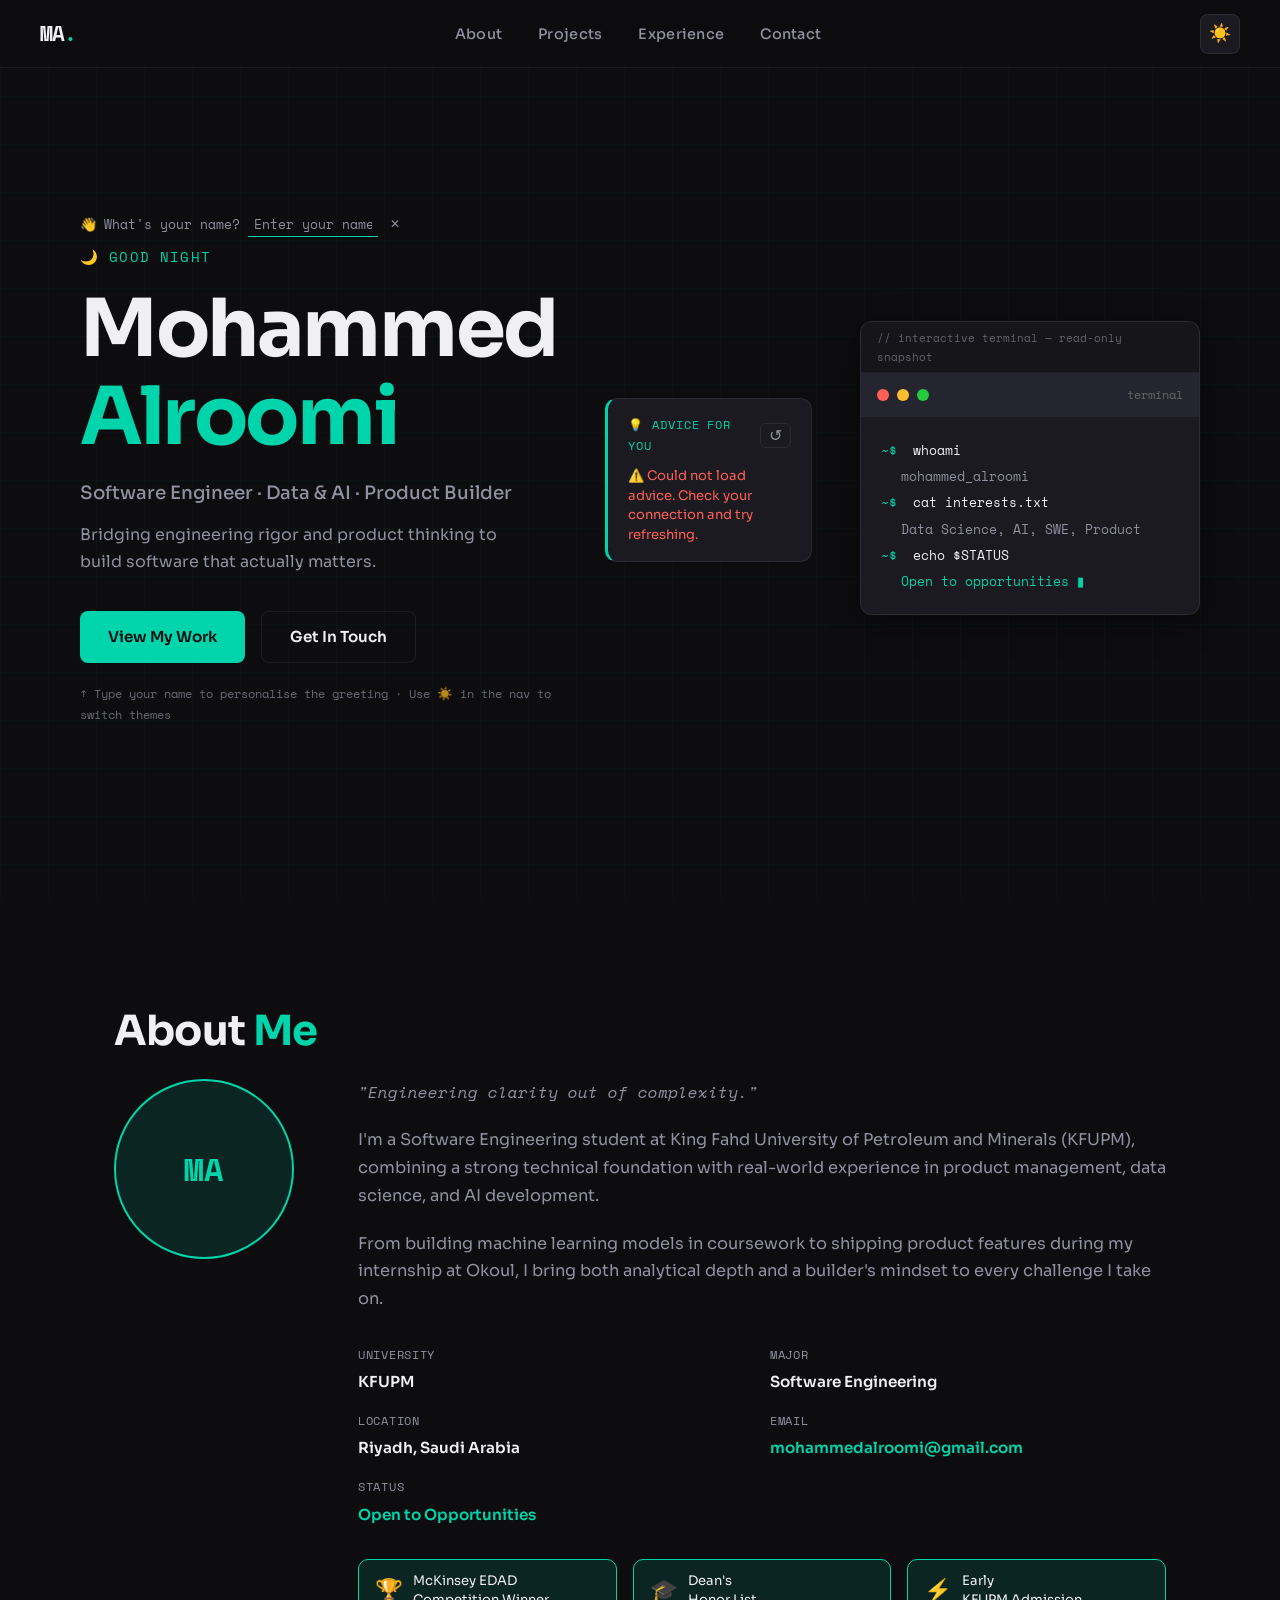
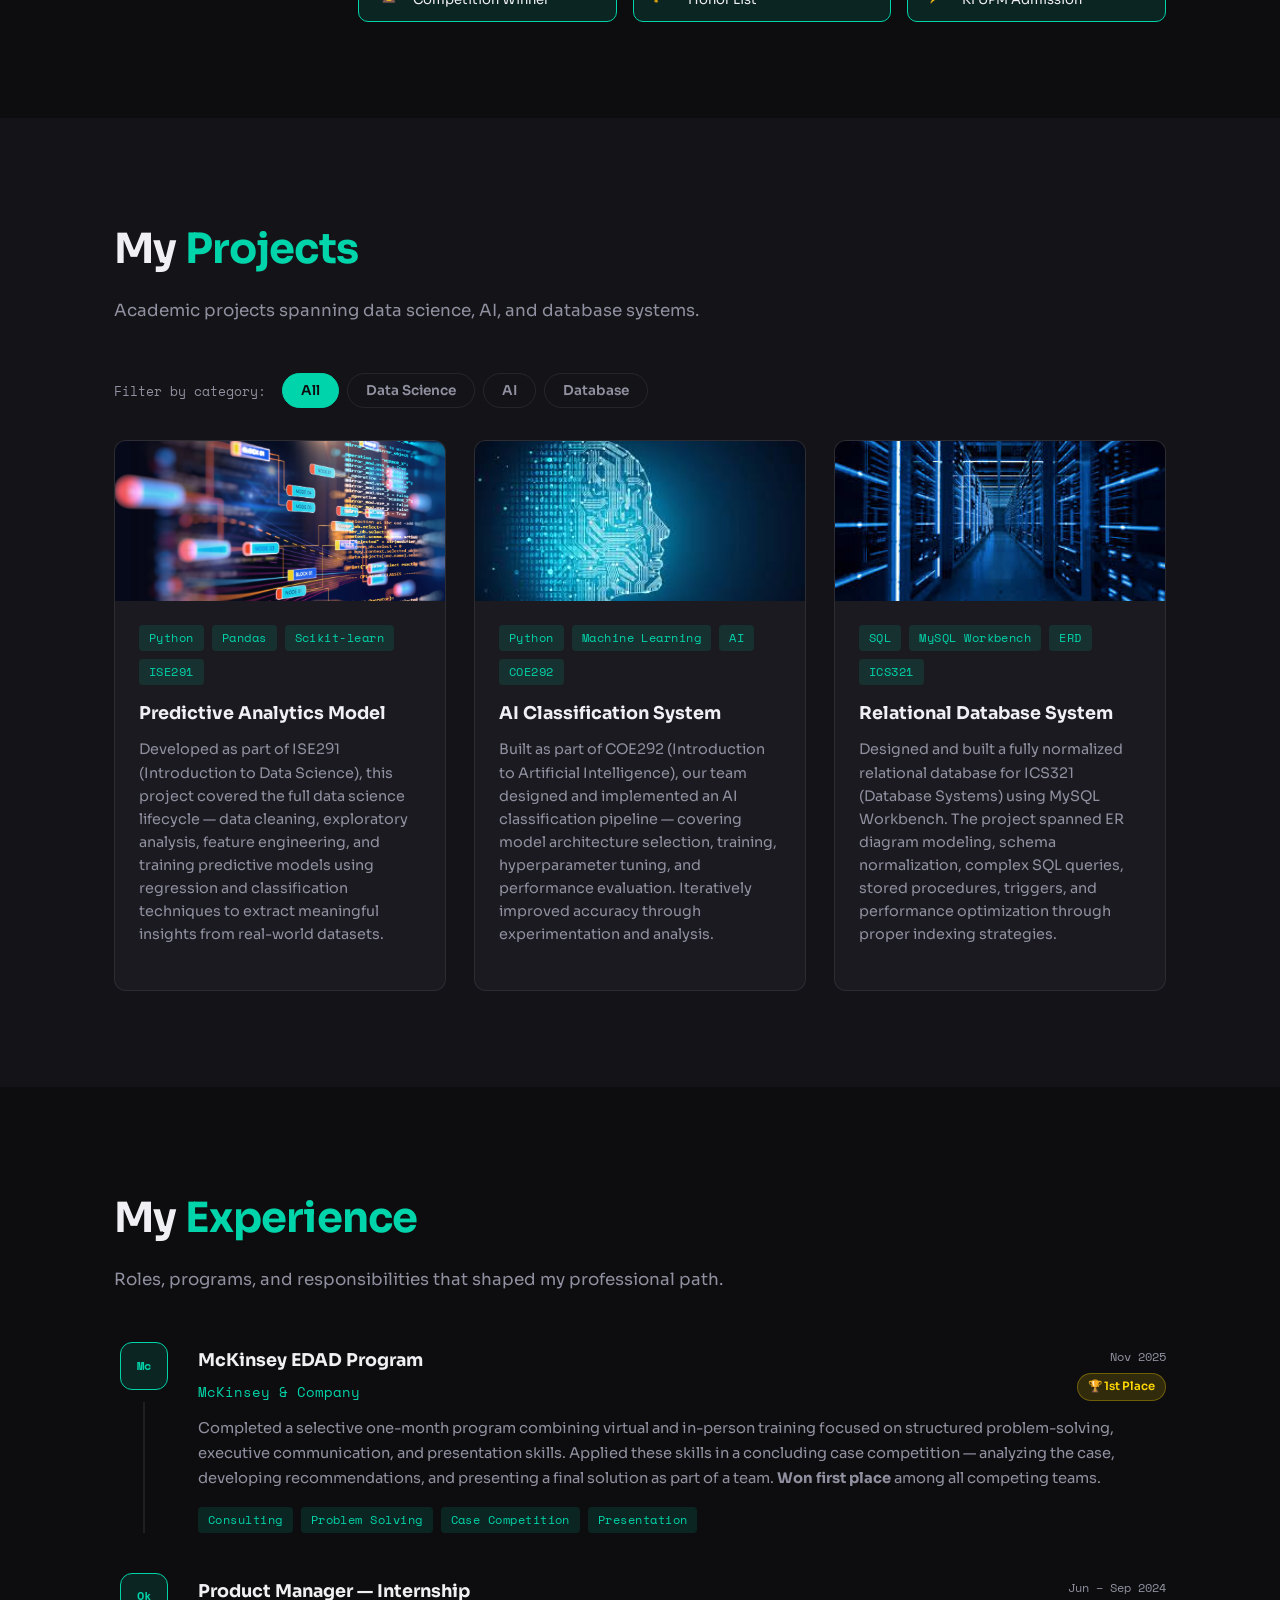
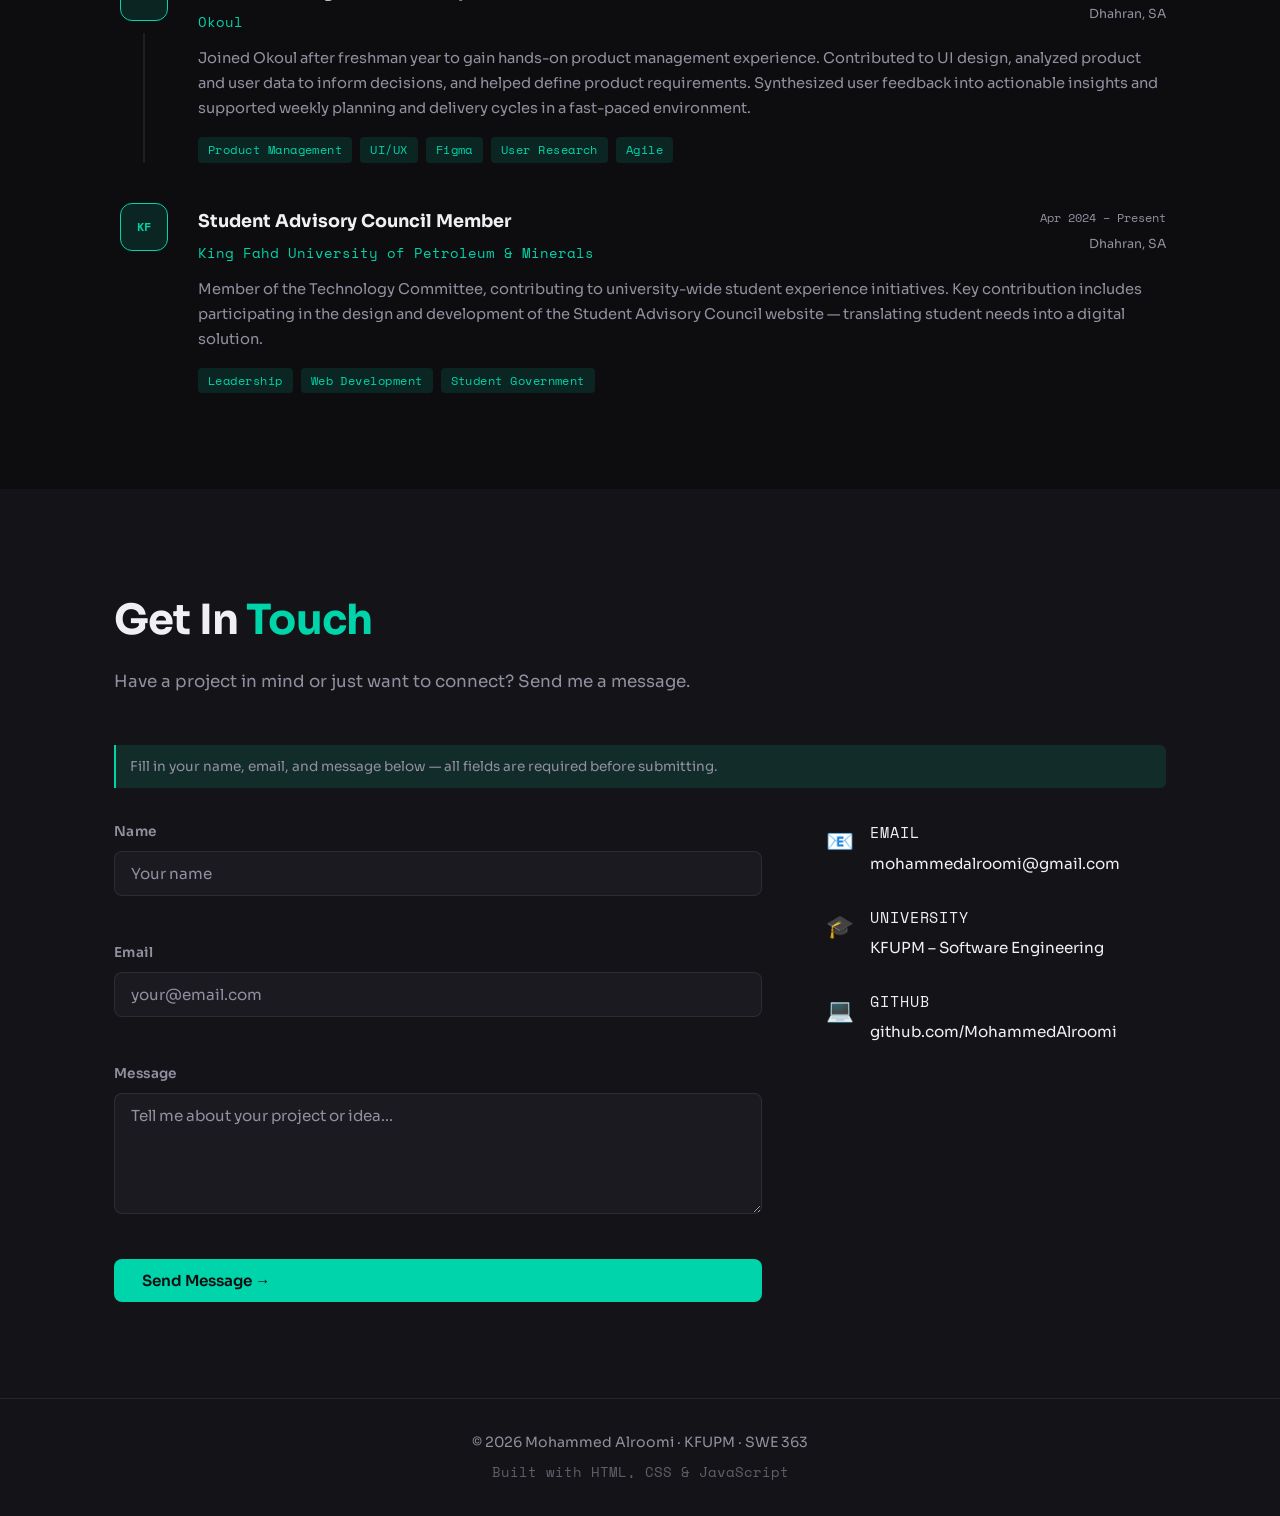
<file: index.html>
<!DOCTYPE html>
<html lang="en">
<head>
  <meta charset="UTF-8" />
  <meta name="viewport" content="width=device-width, initial-scale=1.0" />
  <title>Mohammed Alroomi | Portfolio</title>
  <link rel="stylesheet" href="css/styles.css" />
  <link rel="preconnect" href="https://fonts.googleapis.com" />
  <link rel="preconnect" href="https://fonts.gstatic.com" crossorigin />
  <link href="https://fonts.googleapis.com/css2?family=Space+Mono:wght@400;700&family=Sora:wght@300;400;600;700&display=swap" rel="stylesheet" />
</head>
<body class="dark-theme">

  <!-- ========== NAVBAR ========== -->
  <nav class="navbar" id="navbar">
    <div class="nav-logo">MA<span class="accent">.</span></div>
    <ul class="nav-links">
      <li><a href="#about">About</a></li>
      <li><a href="#projects">Projects</a></li>
      <li><a href="#experience">Experience</a></li>
      <li><a href="#contact">Contact</a></li>
    </ul>
    <!-- Click to switch between dark and light mode -->
    <button class="theme-toggle" id="themeToggle" aria-label="Toggle theme" title="Switch between dark and light mode">
      <span class="theme-icon">☀️</span>
    </button>
    <button class="hamburger" id="hamburger" aria-label="Open menu">
      <span></span><span></span><span></span>
    </button>
  </nav>

  <!-- ========== HERO ========== -->
  <section class="hero" id="hero">
    <div class="hero-bg-grid"></div>
    <div class="hero-content">
      <!-- FEATURE 1: Name input above greeting — type your name to personalise -->
      <div class="greeting-inline">
        <div class="greeting-input-row">
          <span class="greeting-input-label">👋 What's your name?</span>
          <input
            type="text"
            id="visitorName"
            class="greeting-name-input"
            placeholder="Enter your name…"
            maxlength="30"
            autocomplete="off"
            title="Type your name to personalise the greeting"
            aria-label="Enter your name to personalise the greeting"
          />
          <button class="greeting-clear" id="greetingClear" aria-label="Clear name" title="Clear saved name">✕</button>
        </div>
        <p class="hero-greeting" id="greeting">Good evening</p>
      </div>
      <h1 class="hero-name">Mohammed<br /><span class="accent">Alroomi</span></h1>
      <p class="hero-tagline">Software Engineer · Data &amp; AI · Product Builder</p>
      <p class="hero-sub">
        Bridging engineering rigor and product thinking to build software that actually matters.
      </p>
      <div class="hero-cta">
        <a href="#projects" class="btn btn-primary">View My Work</a>
        <a href="#contact" class="btn btn-outline">Get In Touch</a>
      </div>
      <p class="hero-hint">↑ Type your name to personalise the greeting · Use <span class="accent">☀️</span> in the nav to switch themes</p>
    </div>

    <!-- FEATURE 3: Advice API Widget
         Fetches a random piece of advice from api.adviceslip.com
         Shows a loading state, error message if fetch fails, and a refresh button. -->
    <div class="advice-widget" id="adviceWidget">
      <div class="advice-header">
        <span class="advice-label">💡 Advice for you</span>
        <button class="advice-refresh" id="adviceRefresh" aria-label="Get new advice" title="Get new advice">↺</button>
      </div>
      <p class="advice-text" id="adviceText">Loading advice…</p>
      <p class="advice-error" id="adviceError" hidden>⚠️ Could not load advice. Check your connection and try refreshing.</p>
    </div>

    <div class="hero-terminal">
      <div class="terminal-hint-label">// interactive terminal — read-only snapshot</div>
      <div class="terminal-bar">
        <span class="dot red"></span>
        <span class="dot yellow"></span>
        <span class="dot green"></span>
        <span class="terminal-title">terminal</span>
      </div>
      <div class="terminal-body">
        <p><span class="t-prompt">~$</span> whoami</p>
        <p class="t-output">mohammed_alroomi</p>
        <p><span class="t-prompt">~$</span> cat interests.txt</p>
        <p class="t-output">Data Science, AI, SWE, Product</p>
        <p><span class="t-prompt">~$</span> echo $STATUS</p>
        <p class="t-output t-blink">Open to opportunities ▮</p>
      </div>
    </div>
  </section>

  <!-- ========== ABOUT ========== -->
  <section class="section" id="about">
    <div class="container">
      <h2 class="section-title">About <span class="accent">Me</span></h2>
      <div class="about-grid">
        <div class="about-image-wrapper">
          <div class="about-image-placeholder"><span>MA</span></div>
        </div>
        <div class="about-text">
          <p class="about-tagline">"Engineering clarity out of complexity."</p>
          <p>
            I'm a Software Engineering student at King Fahd University of Petroleum and Minerals (KFUPM),
            combining a strong technical foundation with real-world experience in product management,
            data science, and AI development.
          </p>
          <p>
            From building machine learning models in coursework to shipping product features during my
            internship at Okoul, I bring both analytical depth and a builder's mindset to every challenge
            I take on.
          </p>
          <div class="about-details">
            <div class="detail-item">
              <span class="detail-label">University</span>
              <span class="detail-value">KFUPM</span>
            </div>
            <div class="detail-item">
              <span class="detail-label">Major</span>
              <span class="detail-value">Software Engineering</span>
            </div>
            <div class="detail-item">
              <span class="detail-label">Location</span>
              <span class="detail-value">Riyadh, Saudi Arabia</span>
            </div>
            <div class="detail-item">
              <span class="detail-label">Email</span>
              <span class="detail-value">
                <a href="mailto:mohammedalroomi@gmail.com">mohammedalroomi@gmail.com</a>
              </span>
            </div>
            <div class="detail-item">
              <span class="detail-label">Status</span>
              <span class="detail-value status-open">Open to Opportunities</span>
            </div>
          </div>
          <div class="achievements-strip">
            <div class="achievement-badge">
              <span class="badge-icon">🏆</span>
              <span>McKinsey EDAD<br/>Competition Winner</span>
            </div>
            <div class="achievement-badge">
              <span class="badge-icon">🎓</span>
              <span>Dean's<br/>Honor List</span>
            </div>
            <div class="achievement-badge">
              <span class="badge-icon">⚡</span>
              <span>Early<br/>KFUPM Admission</span>
            </div>
          </div>
        </div>
      </div>
    </div>
  </section>

  <!-- ========== PROJECTS ========== -->
  <section class="section section-alt" id="projects">
    <div class="container">
      <h2 class="section-title">My <span class="accent">Projects</span></h2>
      <p class="section-sub">Academic projects spanning data science, AI, and database systems.</p>

      <!-- FEATURE 2: Project Filter — click a category to show only matching projects -->
      <div class="filter-bar">
        <span class="filter-hint">Filter by category:</span>
        <div class="filter-buttons" role="group" aria-label="Filter projects by category">
          <button class="filter-btn active" data-filter="all">All</button>
          <button class="filter-btn" data-filter="data-science">Data Science</button>
          <button class="filter-btn" data-filter="ai">AI</button>
          <button class="filter-btn" data-filter="database">Database</button>
        </div>
      </div>
      <p class="empty-state" id="emptyState" hidden>No projects found for this category.</p>

      <div class="projects-grid" id="projectsGrid">

        <div class="project-card" data-category="data-science">
          <div class="project-image">
            <img src="assets/images/Project1.webp" alt="Data Science Project"
                 onerror="this.style.display='none'; this.nextElementSibling.style.display='flex';" />
            <div class="project-img-fallback"><span>📊</span></div>
          </div>
          <div class="project-body">
            <div class="project-tags">
              <span class="tag">Python</span>
              <span class="tag">Pandas</span>
              <span class="tag">Scikit-learn</span>
              <span class="tag">ISE291</span>
            </div>
            <h3 class="project-title">Predictive Analytics Model</h3>
            <p class="project-desc">
              Developed as part of ISE291 (Introduction to Data Science), this project covered
              the full data science lifecycle — data cleaning, exploratory analysis, feature engineering,
              and training predictive models using regression and classification techniques to extract
              meaningful insights from real-world datasets.
            </p>
          </div>
        </div>

        <div class="project-card" data-category="ai">
          <div class="project-image">
            <img src="assets/images/Project2.jpeg" alt="AI Project"
                 onerror="this.style.display='none'; this.nextElementSibling.style.display='flex';" />
            <div class="project-img-fallback"><span>🤖</span></div>
          </div>
          <div class="project-body">
            <div class="project-tags">
              <span class="tag">Python</span>
              <span class="tag">Machine Learning</span>
              <span class="tag">AI</span>
              <span class="tag">COE292</span>
            </div>
            <h3 class="project-title">AI Classification System</h3>
            <p class="project-desc">
              Built as part of COE292 (Introduction to Artificial Intelligence), our team designed
              and implemented an AI classification pipeline — covering model architecture selection,
              training, hyperparameter tuning, and performance evaluation. Iteratively improved accuracy
              through experimentation and analysis.
            </p>
          </div>
        </div>

        <div class="project-card" data-category="database">
          <div class="project-image">
            <img src="assets/images/Project3.jpeg" alt="Database Systems Project"
                 onerror="this.style.display='none'; this.nextElementSibling.style.display='flex';" />
            <div class="project-img-fallback"><span>🗄️</span></div>
          </div>
          <div class="project-body">
            <div class="project-tags">
              <span class="tag">SQL</span>
              <span class="tag">MySQL Workbench</span>
              <span class="tag">ERD</span>
              <span class="tag">ICS321</span>
            </div>
            <h3 class="project-title">Relational Database System</h3>
            <p class="project-desc">
              Designed and built a fully normalized relational database for ICS321 (Database Systems)
              using MySQL Workbench. The project spanned ER diagram modeling, schema normalization,
              complex SQL queries, stored procedures, triggers, and performance optimization
              through proper indexing strategies.
            </p>
          </div>
        </div>

      </div>
    </div>
  </section>

  <!-- ========== EXPERIENCE ========== -->
  <section class="section" id="experience">
    <div class="container">
      <h2 class="section-title">My <span class="accent">Experience</span></h2>
      <p class="section-sub">Roles, programs, and responsibilities that shaped my professional path.</p>
      <div class="experience-list">

        <div class="exp-card">
          <div class="exp-left">
            <div class="exp-logo">Mc</div>
            <div class="exp-line"></div>
          </div>
          <div class="exp-body">
            <div class="exp-header">
              <div>
                <h3 class="exp-role">McKinsey EDAD Program</h3>
                <p class="exp-company">McKinsey &amp; Company</p>
              </div>
              <div class="exp-meta">
                <span class="exp-date">Nov 2025</span>
                <span class="exp-badge win">🏆 1st Place</span>
              </div>
            </div>
            <p class="exp-desc">
              Completed a selective one-month program combining virtual and in-person training focused
              on structured problem-solving, executive communication, and presentation skills.
              Applied these skills in a concluding case competition — analyzing the case, developing
              recommendations, and presenting a final solution as part of a team.
              <strong>Won first place</strong> among all competing teams.
            </p>
            <div class="exp-tags">
              <span class="tag">Consulting</span>
              <span class="tag">Problem Solving</span>
              <span class="tag">Case Competition</span>
              <span class="tag">Presentation</span>
            </div>
          </div>
        </div>

        <div class="exp-card">
          <div class="exp-left">
            <div class="exp-logo">Ok</div>
            <div class="exp-line"></div>
          </div>
          <div class="exp-body">
            <div class="exp-header">
              <div>
                <h3 class="exp-role">Product Manager — Internship</h3>
                <p class="exp-company">Okoul</p>
              </div>
              <div class="exp-meta">
                <span class="exp-date">Jun – Sep 2024</span>
                <span class="exp-location">Dhahran, SA</span>
              </div>
            </div>
            <p class="exp-desc">
              Joined Okoul after freshman year to gain hands-on product management experience.
              Contributed to UI design, analyzed product and user data to inform decisions,
              and helped define product requirements. Synthesized user feedback into actionable
              insights and supported weekly planning and delivery cycles in a fast-paced environment.
            </p>
            <div class="exp-tags">
              <span class="tag">Product Management</span>
              <span class="tag">UI/UX</span>
              <span class="tag">Figma</span>
              <span class="tag">User Research</span>
              <span class="tag">Agile</span>
            </div>
          </div>
        </div>

        <div class="exp-card">
          <div class="exp-left">
            <div class="exp-logo">KF</div>
          </div>
          <div class="exp-body">
            <div class="exp-header">
              <div>
                <h3 class="exp-role">Student Advisory Council Member</h3>
                <p class="exp-company">King Fahd University of Petroleum &amp; Minerals</p>
              </div>
              <div class="exp-meta">
                <span class="exp-date">Apr 2024 – Present</span>
                <span class="exp-location">Dhahran, SA</span>
              </div>
            </div>
            <p class="exp-desc">
              Member of the Technology Committee, contributing to university-wide student experience
              initiatives. Key contribution includes participating in the design and development of
              the Student Advisory Council website — translating student needs into a digital solution.
            </p>
            <div class="exp-tags">
              <span class="tag">Leadership</span>
              <span class="tag">Web Development</span>
              <span class="tag">Student Government</span>
            </div>
          </div>
        </div>

      </div>
    </div>
  </section>

  <!-- ========== CONTACT ========== -->
  <section class="section section-alt" id="contact">
    <div class="container">
      <h2 class="section-title">Get In <span class="accent">Touch</span></h2>
      <p class="section-sub">Have a project in mind or just want to connect? Send me a message.</p>
      <p class="form-guide">Fill in your name, email, and message below — all fields are required before submitting.</p>
      <div class="contact-wrapper">
        <form class="contact-form" id="contactForm" novalidate>
          <div class="form-group">
            <label for="name">Name</label>
            <input type="text" id="name" name="name" placeholder="Your name" required />
            <span class="form-error" id="nameError"></span>
          </div>
          <div class="form-group">
            <label for="email">Email</label>
            <input type="email" id="email" name="email" placeholder="your@email.com" required />
            <span class="form-error" id="emailError"></span>
          </div>
          <div class="form-group">
            <label for="message">Message</label>
            <textarea id="message" name="message" rows="5"
              placeholder="Tell me about your project or idea..." required></textarea>
            <span class="form-error" id="messageError"></span>
          </div>
          <button type="submit" class="btn btn-primary">Send Message →</button>
          <div class="form-success" id="formSuccess">
            ✅ Message received! I'll get back to you soon.
          </div>
        </form>
        <div class="contact-info">
          <div class="contact-item">
            <span class="contact-icon">📧</span>
            <div>
              <p class="contact-label">Email</p>
              <a href="mailto:mohammedalroomi@gmail.com">mohammedalroomi@gmail.com</a>
            </div>
          </div>
          <div class="contact-item">
            <span class="contact-icon">🎓</span>
            <div>
              <p class="contact-label">University</p>
              <p>KFUPM – Software Engineering</p>
            </div>
          </div>
          <div class="contact-item">
            <span class="contact-icon">💻</span>
            <div>
              <p class="contact-label">GitHub</p>
              <a href="https://github.com/MohammedAlroomi" target="_blank" rel="noopener">github.com/MohammedAlroomi</a>
            </div>
          </div>
        </div>
      </div>
    </div>
  </section>

  <!-- ========== FOOTER ========== -->
  <footer class="footer">
    <p>© 2026 Mohammed Alroomi · KFUPM · SWE 363</p>
    <p class="footer-sub">Built with HTML, CSS &amp; JavaScript</p>
  </footer>

  <script src="js/script.js"></script>
</body>
</html>
</file>
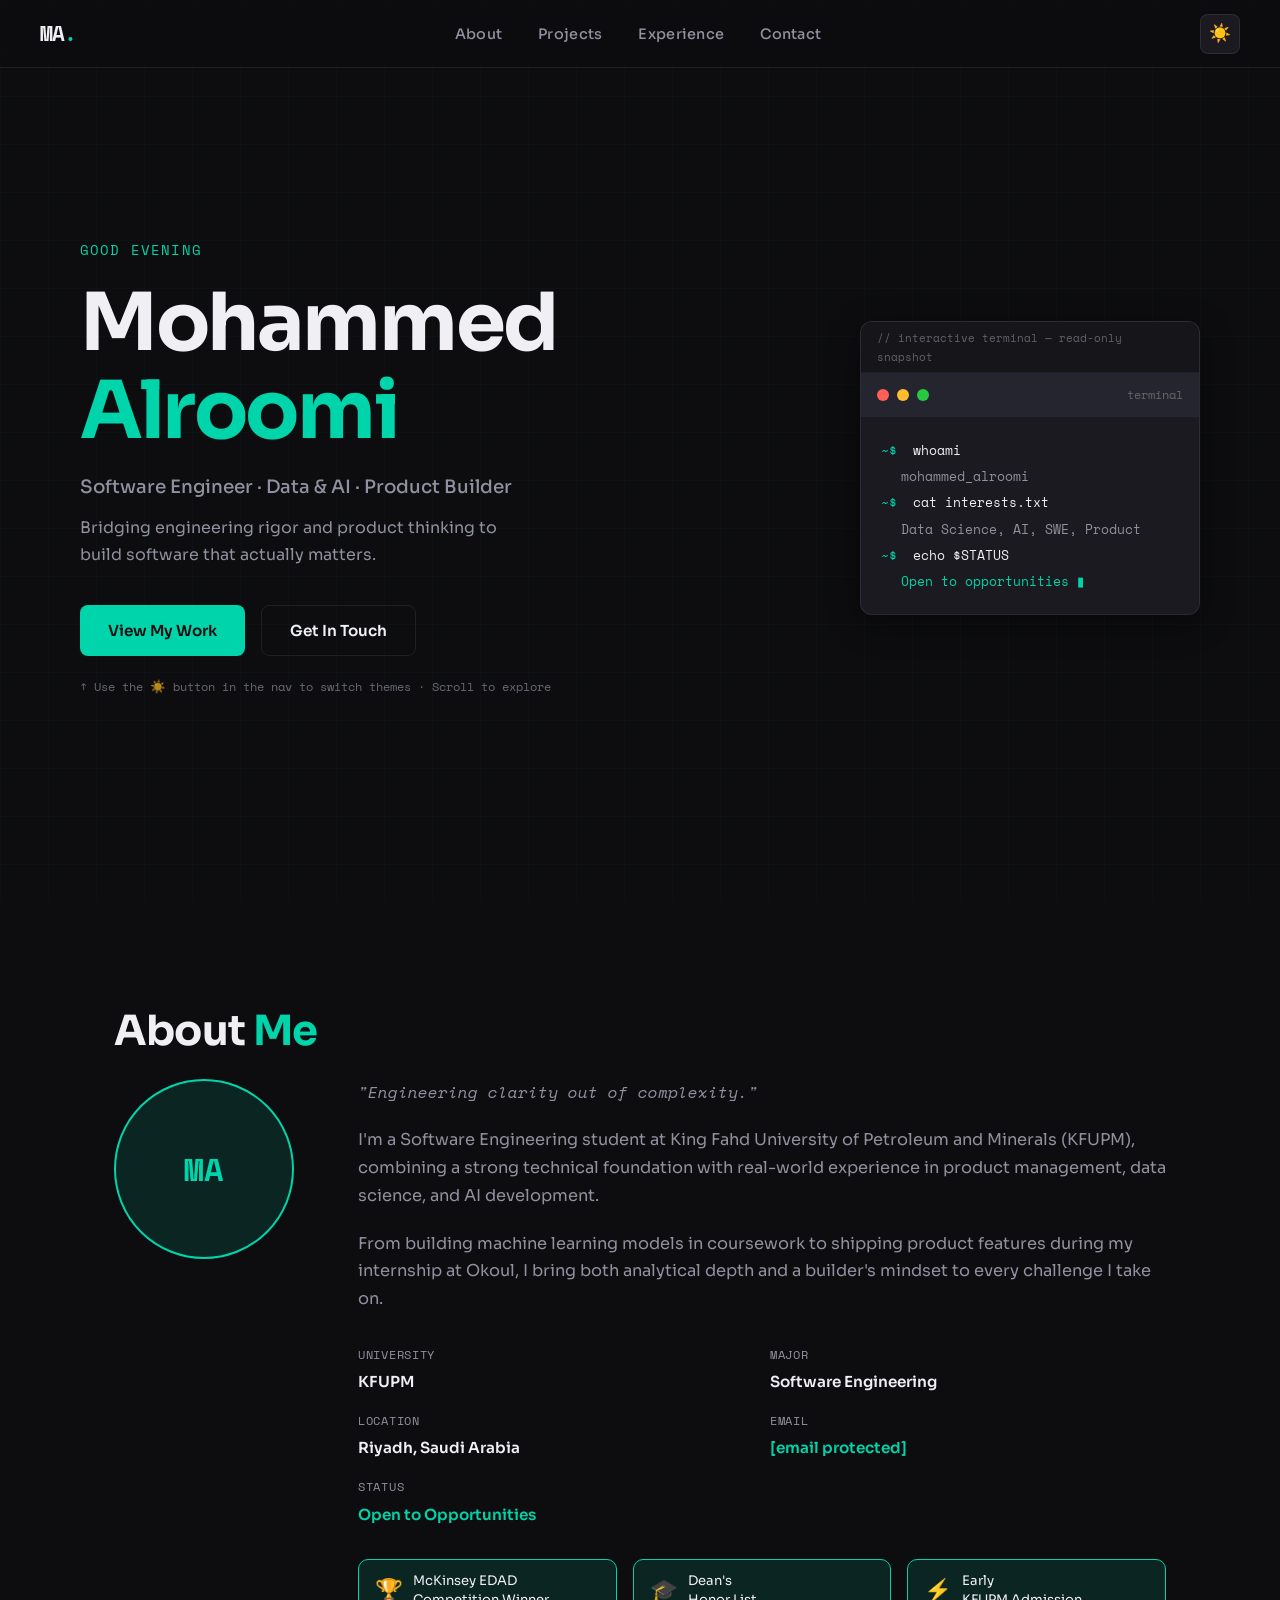
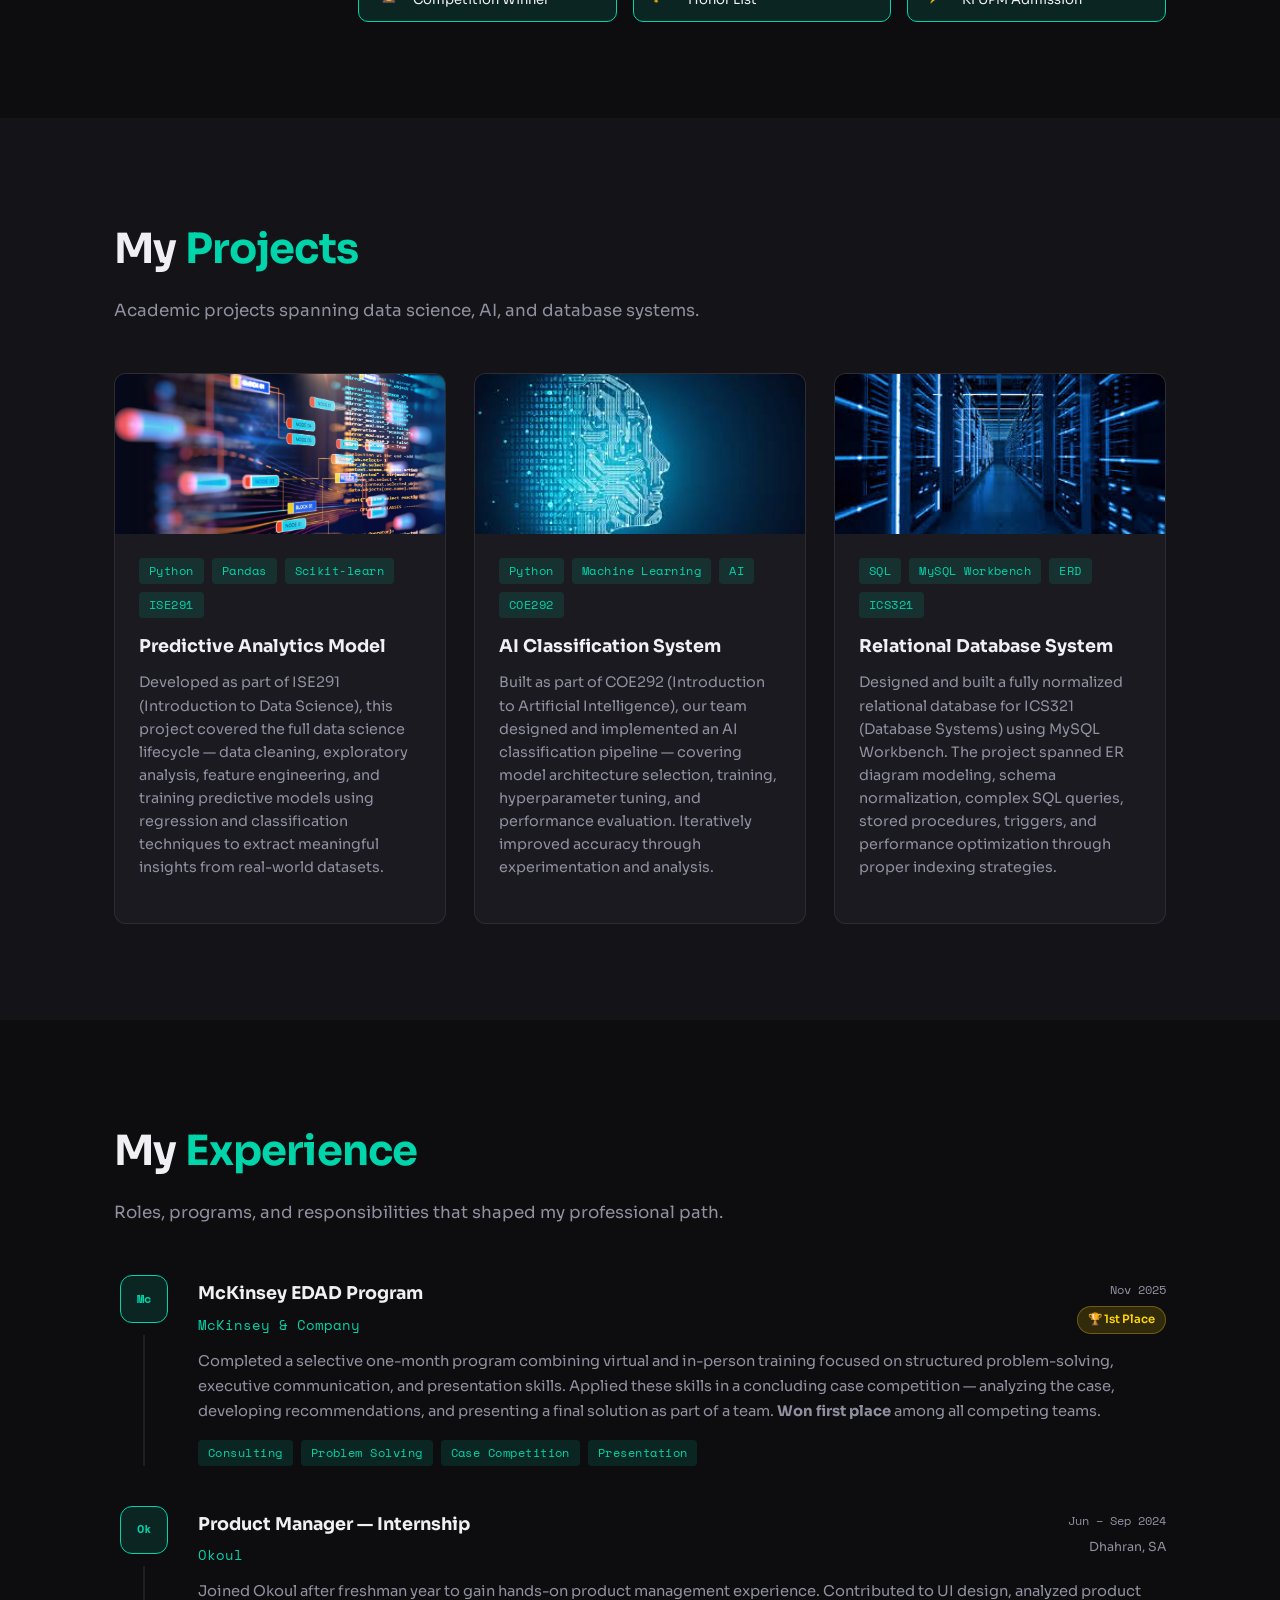
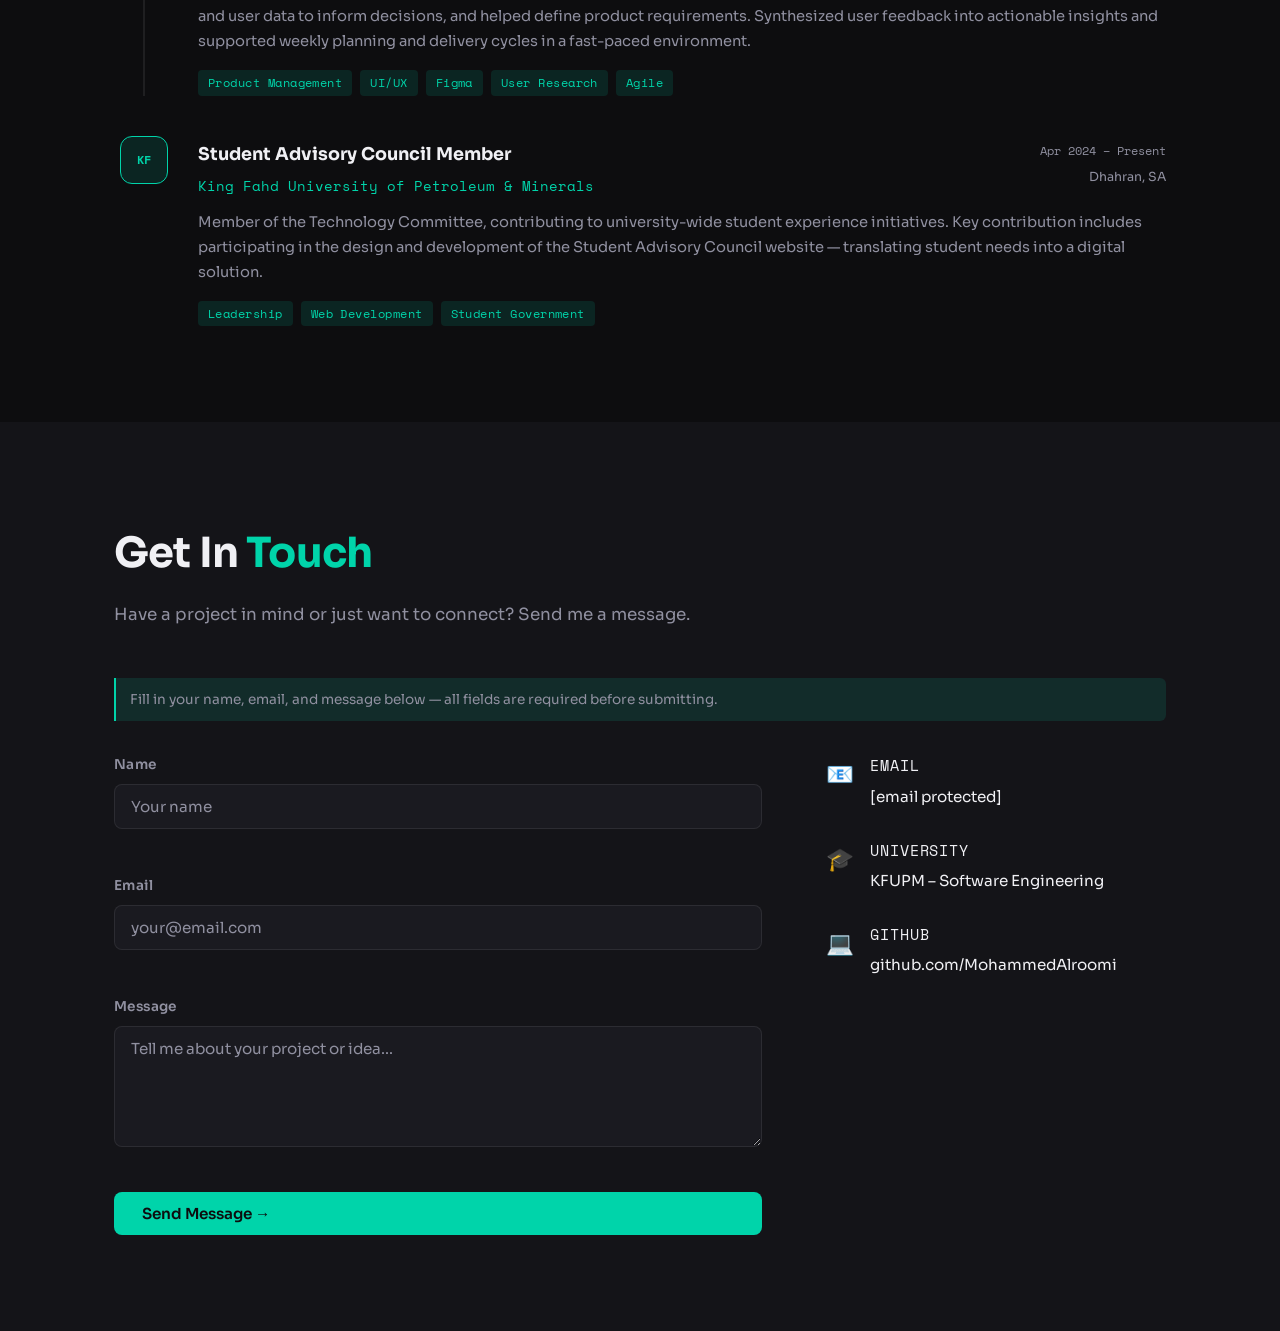
<file: index (6).html>
<!DOCTYPE html>
<html lang="en">
<head>
  <meta charset="UTF-8" />
  <meta name="viewport" content="width=device-width, initial-scale=1.0" />
  <title>Mohammed Alroomi | Portfolio</title>
  <link rel="stylesheet" href="css/styles.css" />
  <link rel="preconnect" href="https://fonts.googleapis.com" />
  <link rel="preconnect" href="https://fonts.gstatic.com" crossorigin />
  <link href="https://fonts.googleapis.com/css2?family=Space+Mono:wght@400;700&family=Sora:wght@300;400;600;700&display=swap" rel="stylesheet" />
</head>
<body class="dark-theme">

  <!-- ========== NAVBAR ========== -->
  <nav class="navbar" id="navbar">
    <div class="nav-logo">MA<span class="accent">.</span></div>
    <ul class="nav-links">
      <li><a href="#about">About</a></li>
      <li><a href="#projects">Projects</a></li>
      <li><a href="#experience">Experience</a></li>
      <li><a href="#contact">Contact</a></li>
    </ul>
    <button class="theme-toggle" id="themeToggle" aria-label="Toggle theme" title="Switch between dark and light mode">
      <span class="theme-icon">☀️</span>
    </button>
    <button class="hamburger" id="hamburger" aria-label="Open menu">
      <span></span><span></span><span></span>
    </button>
  </nav>

  <!-- ========== HERO ========== -->
  <section class="hero" id="hero">
    <div class="hero-bg-grid"></div>
    <div class="hero-content">
      <p class="hero-greeting" id="greeting">Good evening</p>
      <h1 class="hero-name">Mohammed<br /><span class="accent">Alroomi</span></h1>
      <p class="hero-tagline">Software Engineer · Data &amp; AI · Product Builder</p>
      <p class="hero-sub">
        Bridging engineering rigor and product thinking to build software that actually matters.
      </p>
      <div class="hero-cta">
        <a href="#projects" class="btn btn-primary">View My Work</a>
        <a href="#contact" class="btn btn-outline">Get In Touch</a>
      </div>
      <p class="hero-hint">↑ Use the <span class="accent">☀️</span> button in the nav to switch themes · Scroll to explore</p>
    </div>
    <div class="hero-terminal">
      <div class="terminal-hint-label">// interactive terminal — read-only snapshot</div>
      <div class="terminal-bar">
        <span class="dot red"></span>
        <span class="dot yellow"></span>
        <span class="dot green"></span>
        <span class="terminal-title">terminal</span>
      </div>
      <div class="terminal-body">
        <p><span class="t-prompt">~$</span> whoami</p>
        <p class="t-output">mohammed_alroomi</p>
        <p><span class="t-prompt">~$</span> cat interests.txt</p>
        <p class="t-output">Data Science, AI, SWE, Product</p>
        <p><span class="t-prompt">~$</span> echo $STATUS</p>
        <p class="t-output t-blink">Open to opportunities ▮</p>
      </div>
    </div>
  </section>

  <!-- ========== ABOUT ========== -->
  <section class="section" id="about">
    <div class="container">
      <h2 class="section-title">About <span class="accent">Me</span></h2>
      <div class="about-grid">
        <div class="about-image-wrapper">
          <div class="about-image-placeholder">
            <span>MA</span>
          </div>
          <!-- To add your photo, replace the div above with:
               <img src="assets/images/profile.jpg" alt="Mohammed Alroomi" /> -->
        </div>
        <div class="about-text">
          <p class="about-tagline">"Engineering clarity out of complexity."</p>
          <p>
            I'm a Software Engineering student at King Fahd University of Petroleum and Minerals (KFUPM),
            combining a strong technical foundation with real-world experience in product management,
            data science, and AI development.
          </p>
          <p>
            From building machine learning models in coursework to shipping product features during my
            internship at Okoul, I bring both analytical depth and a builder's mindset to every challenge
            I take on.
          </p>
          <div class="about-details">
            <div class="detail-item">
              <span class="detail-label">University</span>
              <span class="detail-value">KFUPM</span>
            </div>
            <div class="detail-item">
              <span class="detail-label">Major</span>
              <span class="detail-value">Software Engineering</span>
            </div>
            <div class="detail-item">
              <span class="detail-label">Location</span>
              <span class="detail-value">Riyadh, Saudi Arabia</span>
            </div>
            <div class="detail-item">
              <span class="detail-label">Email</span>
              <span class="detail-value">
                <a href="/cdn-cgi/l/email-protection#264b494e474b4b434247474a5449494b4f66414b474f4a0845494b"><span class="__cf_email__" data-cfemail="1f7270777e72727a7b7e7e736d707072765f78727e7673317c7072">[email&#160;protected]</span></a>
              </span>
            </div>
            <div class="detail-item">
              <span class="detail-label">Status</span>
              <span class="detail-value status-open">Open to Opportunities</span>
            </div>
          </div>

          <!-- Achievements strip -->
          <div class="achievements-strip">
            <div class="achievement-badge">
              <span class="badge-icon">🏆</span>
              <span>McKinsey EDAD<br/>Competition Winner</span>
            </div>
            <div class="achievement-badge">
              <span class="badge-icon">🎓</span>
              <span>Dean's<br/>Honor List</span>
            </div>
            <div class="achievement-badge">
              <span class="badge-icon">⚡</span>
              <span>Early<br/>KFUPM Admission</span>
            </div>
          </div>
        </div>
      </div>
    </div>
  </section>

  <!-- ========== PROJECTS ========== -->
  <section class="section section-alt" id="projects">
    <div class="container">
      <h2 class="section-title">My <span class="accent">Projects</span></h2>
      <p class="section-sub">Academic projects spanning data science, AI, and database systems.</p>
      <div class="projects-grid">

        <!-- Project 1: Data Science -->
        <div class="project-card">
          <div class="project-image">
            <img src="assets/images/Project1.webp" alt="Data Science Project"
                 onerror="this.style.display='none'; this.nextElementSibling.style.display='flex';" />
            <div class="project-img-fallback"><span>📊</span></div>
          </div>
          <div class="project-body">
            <div class="project-tags">
              <span class="tag">Python</span>
              <span class="tag">Pandas</span>
              <span class="tag">Scikit-learn</span>
              <span class="tag">ISE291</span>
            </div>
            <h3 class="project-title">Predictive Analytics Model</h3>
            <p class="project-desc">
              Developed as part of ISE291 (Introduction to Data Science), this project covered
              the full data science lifecycle — data cleaning, exploratory analysis, feature engineering,
              and training predictive models using regression and classification techniques to extract
              meaningful insights from real-world datasets.
            </p>
          </div>
        </div>

        <!-- Project 2: AI -->
        <div class="project-card">
          <div class="project-image">
            <img src="assets/images/Project2.jpeg" alt="AI Project"
                 onerror="this.style.display='none'; this.nextElementSibling.style.display='flex';" />
            <div class="project-img-fallback"><span>🤖</span></div>
          </div>
          <div class="project-body">
            <div class="project-tags">
              <span class="tag">Python</span>
              <span class="tag">Machine Learning</span>
              <span class="tag">AI</span>
              <span class="tag">COE292</span>
            </div>
            <h3 class="project-title">AI Classification System</h3>
            <p class="project-desc">
              Built as part of COE292 (Introduction to Artificial Intelligence), our team designed
              and implemented an AI classification pipeline — covering model architecture selection,
              training, hyperparameter tuning, and performance evaluation. Iteratively improved accuracy
              through experimentation and analysis.
            </p>
          </div>
        </div>

        <!-- Project 3: Database -->
        <div class="project-card">
          <div class="project-image">
            <img src="assets/images/Project3.jpeg" alt="Database Systems Project"
                 onerror="this.style.display='none'; this.nextElementSibling.style.display='flex';" />
            <div class="project-img-fallback"><span>🗄️</span></div>
          </div>
          <div class="project-body">
            <div class="project-tags">
              <span class="tag">SQL</span>
              <span class="tag">MySQL Workbench</span>
              <span class="tag">ERD</span>
              <span class="tag">ICS321</span>
            </div>
            <h3 class="project-title">Relational Database System</h3>
            <p class="project-desc">
              Designed and built a fully normalized relational database for ICS321 (Database Systems)
              using MySQL Workbench. The project spanned ER diagram modeling, schema normalization,
              complex SQL queries, stored procedures, triggers, and performance optimization
              through proper indexing strategies.
            </p>
          </div>
        </div>

      </div>
    </div>
  </section>

  <!-- ========== EXPERIENCE ========== -->
  <section class="section" id="experience">
    <div class="container">
      <h2 class="section-title">My <span class="accent">Experience</span></h2>
      <p class="section-sub">Roles, programs, and responsibilities that shaped my professional path.</p>
      <div class="experience-list">

        <!-- McKinsey -->
        <div class="exp-card">
          <div class="exp-left">
            <div class="exp-logo">Mc</div>
            <div class="exp-line"></div>
          </div>
          <div class="exp-body">
            <div class="exp-header">
              <div>
                <h3 class="exp-role">McKinsey EDAD Program</h3>
                <p class="exp-company">McKinsey &amp; Company</p>
              </div>
              <div class="exp-meta">
                <span class="exp-date">Nov 2025</span>
                <span class="exp-badge win">🏆 1st Place</span>
              </div>
            </div>
            <p class="exp-desc">
              Completed a selective one-month program combining virtual and in-person training focused
              on structured problem-solving, executive communication, and presentation skills.
              Applied these skills in a concluding case competition — analyzing the case, developing
              recommendations, and presenting a final solution as part of a team.
              <strong>Won first place</strong> among all competing teams.
            </p>
            <div class="exp-tags">
              <span class="tag">Consulting</span>
              <span class="tag">Problem Solving</span>
              <span class="tag">Case Competition</span>
              <span class="tag">Presentation</span>
            </div>
          </div>
        </div>

        <!-- Okoul -->
        <div class="exp-card">
          <div class="exp-left">
            <div class="exp-logo">Ok</div>
            <div class="exp-line"></div>
          </div>
          <div class="exp-body">
            <div class="exp-header">
              <div>
                <h3 class="exp-role">Product Manager — Internship</h3>
                <p class="exp-company">Okoul</p>
              </div>
              <div class="exp-meta">
                <span class="exp-date">Jun – Sep 2024</span>
                <span class="exp-location">Dhahran, SA</span>
              </div>
            </div>
            <p class="exp-desc">
              Joined Okoul after freshman year to gain hands-on product management experience.
              Contributed to UI design, analyzed product and user data to inform decisions,
              and helped define product requirements. Synthesized user feedback into actionable
              insights and supported weekly planning and delivery cycles in a fast-paced environment.
            </p>
            <div class="exp-tags">
              <span class="tag">Product Management</span>
              <span class="tag">UI/UX</span>
              <span class="tag">Figma</span>
              <span class="tag">User Research</span>
              <span class="tag">Agile</span>
            </div>
          </div>
        </div>

        <!-- SAC -->
        <div class="exp-card">
          <div class="exp-left">
            <div class="exp-logo">KF</div>
          </div>
          <div class="exp-body">
            <div class="exp-header">
              <div>
                <h3 class="exp-role">Student Advisory Council Member</h3>
                <p class="exp-company">King Fahd University of Petroleum &amp; Minerals</p>
              </div>
              <div class="exp-meta">
                <span class="exp-date">Apr 2024 – Present</span>
                <span class="exp-location">Dhahran, SA</span>
              </div>
            </div>
            <p class="exp-desc">
              Member of the Technology Committee, contributing to university-wide student experience
              initiatives. Key contribution includes participating in the design and development of
              the Student Advisory Council website — translating student needs into a digital solution.
            </p>
            <div class="exp-tags">
              <span class="tag">Leadership</span>
              <span class="tag">Web Development</span>
              <span class="tag">Student Government</span>
            </div>
          </div>
        </div>

      </div>
    </div>
  </section>

  <!-- ========== CONTACT ========== -->
  <section class="section section-alt" id="contact">
    <div class="container">
      <h2 class="section-title">Get In <span class="accent">Touch</span></h2>
      <p class="section-sub">Have a project in mind or just want to connect? Send me a message.</p>
      <p class="form-guide">Fill in your name, email, and message below — all fields are required before submitting.</p>
      <div class="contact-wrapper">
        <form class="contact-form" id="contactForm" novalidate>
          <div class="form-group">
            <label for="name">Name</label>
            <input type="text" id="name" name="name" placeholder="Your name" required />
            <span class="form-error" id="nameError"></span>
          </div>
          <div class="form-group">
            <label for="email">Email</label>
            <input type="email" id="email" name="email" placeholder="your@email.com" required />
            <span class="form-error" id="emailError"></span>
          </div>
          <div class="form-group">
            <label for="message">Message</label>
            <textarea id="message" name="message" rows="5"
              placeholder="Tell me about your project or idea..." required></textarea>
            <span class="form-error" id="messageError"></span>
          </div>
          <button type="submit" class="btn btn-primary">Send Message →</button>
          <div class="form-success" id="formSuccess">
            ✅ Message received! I'll get back to you soon.
          </div>
        </form>
        <div class="contact-info">
          <div class="contact-item">
            <span class="contact-icon">📧</span>
            <div>
              <p class="contact-label">Email</p>
              <a href="/cdn-cgi/l/email-protection#cca1a3a4ada1a1a9a8adada0bea3a3a1a58caba1ada5a0e2afa3a1"><span class="__cf_email__" data-cfemail="f29f9d9a939f9f979693939e809d9d9f9bb2959f939b9edc919d9f">[email&#160;protected]</span></a>
            </div>
          </div>
          <div class="contact-item">
            <span class="contact-icon">🎓</span>
            <div>
              <p class="contact-label">University</p>
              <p>KFUPM – Software Engineering</p>
            </div>
          </div>
          <div class="contact-item">
            <span class="contact-icon">💻</span>
            <div>
              <p class="contact-label">GitHub</p>
              <a href="https://github.com/MohammedAlroomi" target="_blank">github.com/MohammedAlroomi</a>
            </div>
          </div>
        </div>
      </div>
    </div>
  </section>

  <!-- ========== FOOT
</file>
<file: css/styles.css>
/* ==========================================
   styles.css – Mohammed Alroomi Portfolio
   SWE 363 | KFUPM | 2026
   ========================================== */

/* ---------- CSS Custom Properties ---------- */
:root {
  --bg-primary: #0d0d0f;
  --bg-secondary: #141418;
  --bg-card: #1a1a20;
  --text-primary: #f0f0f4;
  --text-secondary: #9090a0;
  --accent: #00d4aa;
  --accent-dim: rgba(0, 212, 170, 0.12);
  --border: rgba(255, 255, 255, 0.08);
  --shadow: 0 8px 32px rgba(0, 0, 0, 0.4);
  --radius: 12px;
  --font-body: 'Sora', sans-serif;
  --font-mono: 'Space Mono', monospace;
  --nav-height: 68px;
  --transition: 0.3s ease;
}

/* Light theme overrides */
.light-theme {
  --bg-primary: #f4f4f8;
  --bg-secondary: #ffffff;
  --bg-card: #ffffff;
  --text-primary: #12121a;
  --text-secondary: #5a5a6a;
  --accent: #007a60;
  --accent-dim: rgba(0, 122, 96, 0.1);
  --border: rgba(0, 0, 0, 0.08);
  --shadow: 0 8px 32px rgba(0, 0, 0, 0.1);
}

/* ---------- Reset & Base ---------- */
*, *::before, *::after {
  margin: 0;
  padding: 0;
  box-sizing: border-box;
}

html {
  scroll-behavior: smooth;
  font-size: 16px;
}

body {
  font-family: var(--font-body);
  background-color: var(--bg-primary);
  color: var(--text-primary);
  line-height: 1.7;
  transition: background-color var(--transition), color var(--transition);
}

a {
  color: var(--accent);
  text-decoration: none;
  transition: opacity var(--transition);
}

a:hover { opacity: 0.8; }

img {
  max-width: 100%;
  display: block;
}

ul { list-style: none; }

/* ---------- Utility ---------- */
.container {
  max-width: 1100px;
  margin: 0 auto;
  padding: 0 24px;
}

.accent { color: var(--accent); }

.section {
  padding: 96px 0;
}

.section-alt {
  background-color: var(--bg-secondary);
}

.section-title {
  font-size: clamp(1.8rem, 4vw, 2.6rem);
  font-weight: 700;
  margin-bottom: 12px;
  letter-spacing: -0.02em;
}

.section-sub {
  color: var(--text-secondary);
  font-size: 1.05rem;
  margin-bottom: 48px;
}

/* ---------- Buttons ---------- */
.btn {
  display: inline-flex;
  align-items: center;
  gap: 8px;
  padding: 12px 28px;
  border-radius: 8px;
  font-family: var(--font-body);
  font-size: 0.95rem;
  font-weight: 600;
  cursor: pointer;
  border: none;
  transition: all var(--transition);
  text-decoration: none;
}

.btn-primary {
  background-color: var(--accent);
  color: #0d0d0f;
}

.btn-primary:hover {
  opacity: 0.9;
  transform: translateY(-2px);
  box-shadow: 0 6px 24px rgba(0, 212, 170, 0.3);
}

.btn-outline {
  background: transparent;
  color: var(--text-primary);
  border: 1.5px solid var(--border);
}

.btn-outline:hover {
  border-color: var(--accent);
  color: var(--accent);
  transform: translateY(-2px);
}


/* ---------- Navbar ---------- */
.navbar {
  position: fixed;
  top: 0;
  left: 0;
  right: 0;
  z-index: 1000;
  height: var(--nav-height);
  display: flex;
  align-items: center;
  justify-content: space-between;
  padding: 0 40px;
  background-color: rgba(13, 13, 15, 0.85);
  backdrop-filter: blur(12px);
  border-bottom: 1px solid var(--border);
  transition: background-color var(--transition);
}

.light-theme .navbar {
  background-color: rgba(244, 244, 248, 0.85);
}

.nav-logo {
  font-family: var(--font-mono);
  font-size: 1.3rem;
  font-weight: 700;
  color: var(--text-primary);
  letter-spacing: -1px;
}

.nav-links {
  display: flex;
  gap: 36px;
}

.nav-links a {
  font-size: 0.9rem;
  font-weight: 500;
  color: var(--text-secondary);
  letter-spacing: 0.02em;
  transition: color var(--transition);
}

.nav-links a:hover {
  color: var(--text-primary);
  opacity: 1;
}

.theme-toggle {
  background: var(--bg-card);
  border: 1px solid var(--border);
  border-radius: 8px;
  width: 40px;
  height: 40px;
  cursor: pointer;
  display: flex;
  align-items: center;
  justify-content: center;
  font-size: 1.1rem;
  transition: all var(--transition);
}

.theme-toggle:hover {
  border-color: var(--accent);
  transform: scale(1.05);
}

.hamburger {
  display: none;
  flex-direction: column;
  gap: 5px;
  background: none;
  border: none;
  cursor: pointer;
  padding: 4px;
}

.hamburger span {
  display: block;
  width: 24px;
  height: 2px;
  background: var(--text-primary);
  border-radius: 2px;
  transition: all var(--transition);
}

/* ---------- Hero ---------- */
.hero {
  min-height: 100vh;
  display: flex;
  align-items: center;
  justify-content: space-between;
  gap: 48px;
  padding: calc(var(--nav-height) + 48px) 40px 80px;
  max-width: 1200px;
  margin: 0 auto;
  position: relative;
}

/* Subtle grid background */
.hero-bg-grid {
  position: fixed;
  inset: 0;
  z-index: -1;
  background-image:
    linear-gradient(rgba(0, 212, 170, 0.03) 1px, transparent 1px),
    linear-gradient(90deg, rgba(0, 212, 170, 0.03) 1px, transparent 1px);
  background-size: 48px 48px;
  pointer-events: none;
}

.hero-content {
  flex: 1;
  max-width: 560px;
}

.hero-greeting {
  font-family: var(--font-mono);
  font-size: 0.9rem;
  color: var(--accent);
  margin-bottom: 16px;
  letter-spacing: 0.08em;
  text-transform: uppercase;
}

.hero-name {
  font-size: clamp(2.8rem, 7vw, 5rem);
  font-weight: 700;
  line-height: 1.1;
  letter-spacing: -0.03em;
  margin-bottom: 16px;
}

.hero-tagline {
  font-size: 1.15rem;
  color: var(--text-secondary);
  margin-bottom: 12px;
  font-weight: 500;
}

.hero-sub {
  font-size: 1rem;
  color: var(--text-secondary);
  margin-bottom: 36px;
  max-width: 420px;
}

.hero-cta {
  display: flex;
  gap: 16px;
  flex-wrap: wrap;
}

/* Terminal widget */
.hero-terminal {
  flex: 0 0 340px;
  background: var(--bg-card);
  border: 1px solid var(--border);
  border-radius: var(--radius);
  overflow: hidden;
  box-shadow: var(--shadow);
  font-family: var(--font-mono);
}

.terminal-bar {
  background: #252530;
  padding: 12px 16px;
  display: flex;
  align-items: center;
  gap: 8px;
}

.dot {
  width: 12px;
  height: 12px;
  border-radius: 50%;
}
.dot.red    { background: #ff5f56; }
.dot.yellow { background: #ffbd2e; }
.dot.green  { background: #27c93f; }

.terminal-title {
  font-size: 0.75rem;
  color: #666;
  margin-left: auto;
}

.terminal-body {
  padding: 20px;
  font-size: 0.82rem;
  line-height: 2;
}

.t-prompt {
  color: var(--accent);
  margin-right: 8px;
}

.t-output {
  color: var(--text-secondary);
  padding-left: 20px;
}

.t-blink {
  color: var(--accent);
}

.t-blink::after {
  content: '';
  animation: blink 1s step-end infinite;
}

@keyframes blink {
  0%, 100% { opacity: 1; }
  50%       { opacity: 0; }
}

/* ---------- About ---------- */
.about-grid {
  display: grid;
  grid-template-columns: auto 1fr;
  gap: 64px;
  align-items: start;
}

.about-image-wrapper {
  flex-shrink: 0;
}

.about-image-placeholder {
  width: 180px;
  height: 180px;
  border-radius: 50%;
  background: var(--accent-dim);
  border: 2px solid var(--accent);
  display: flex;
  align-items: center;
  justify-content: center;
  font-family: var(--font-mono);
  font-size: 2rem;
  font-weight: 700;
  color: var(--accent);
}

.about-text p {
  color: var(--text-secondary);
  margin-bottom: 20px;
  font-size: 1.02rem;
}

.about-details {
  display: grid;
  grid-template-columns: 1fr 1fr;
  gap: 16px;
  margin-top: 32px;
}

.detail-item {
  display: flex;
  flex-direction: column;
  gap: 4px;
}

.detail-label {
  font-size: 0.75rem;
  font-family: var(--font-mono);
  color: var(--text-secondary);
  text-transform: uppercase;
  letter-spacing: 0.06em;
}

.detail-value {
  font-size: 0.95rem;
  font-weight: 600;
  color: var(--text-primary);
}

.status-open {
  color: var(--accent);
}

/* ---------- Projects ---------- */
.projects-grid {
  display: grid;
  grid-template-columns: repeat(auto-fit, minmax(300px, 1fr));
  gap: 28px;
}

.project-card {
  background: var(--bg-card);
  border: 1px solid var(--border);
  border-radius: var(--radius);
  overflow: hidden;
  transition: transform var(--transition), box-shadow var(--transition), border-color var(--transition);
}

.project-card:hover {
  transform: translateY(-4px);
  box-shadow: var(--shadow);
  border-color: var(--accent);
}

.project-image {
  height: 160px;
  background: var(--bg-secondary);
  overflow: hidden;
  position: relative;
}

.project-image img {
  width: 100%;
  height: 100%;
  object-fit: cover;
  transition: transform var(--transition);
}

.project-card:hover .project-image img {
  transform: scale(1.04);
}

.project-img-fallback {
  display: flex;
  align-items: center;
  justify-content: center;
  width: 100%;
  height: 100%;
  font-size: 2.8rem;
  background: var(--accent-dim);
}

.project-body {
  padding: 24px;
}

.project-tags {
  display: flex;
  flex-wrap: wrap;
  gap: 8px;
  margin-bottom: 14px;
}

.tag {
  font-family: var(--font-mono);
  font-size: 0.72rem;
  padding: 3px 10px;
  border-radius: 4px;
  background: var(--accent-dim);
  color: var(--accent);
  letter-spacing: 0.04em;
}

.project-title {
  font-size: 1.1rem;
  font-weight: 700;
  margin-bottom: 10px;
  color: var(--text-primary);
}

.project-desc {
  font-size: 0.9rem;
  color: var(--text-secondary);
  margin-bottom: 20px;
  line-height: 1.6;
}

/* ---------- UX Guidance Hints ---------- */
.hero-hint {
  font-size: 0.78rem;
  color: var(--text-secondary);
  margin-top: 20px;
  font-family: var(--font-mono);
  opacity: 0.7;
}

.terminal-hint-label {
  font-family: var(--font-mono);
  font-size: 0.7rem;
  color: var(--text-secondary);
  background: var(--bg-secondary);
  padding: 6px 16px;
  border-bottom: 1px solid var(--border);
  opacity: 0.6;
}

.form-guide {
  font-size: 0.85rem;
  color: var(--text-secondary);
  margin-bottom: 28px;
  padding: 10px 14px;
  border-left: 2px solid var(--accent);
  background: var(--accent-dim);
  border-radius: 0 6px 6px 0;
}

/* ---------- Contact ---------- */
.contact-wrapper {
  display: grid;
  grid-template-columns: 1fr 340px;
  gap: 64px;
  align-items: start;
}

.contact-form {
  display: flex;
  flex-direction: column;
  gap: 24px;
}

.form-group {
  display: flex;
  flex-direction: column;
  gap: 8px;
}

.form-group label {
  font-size: 0.85rem;
  font-weight: 600;
  color: var(--text-secondary);
  letter-spacing: 0.03em;
}

.form-group input,
.form-group textarea {
  background: var(--bg-card);
  border: 1px solid var(--border);
  border-radius: 8px;
  padding: 12px 16px;
  font-family: var(--font-body);
  font-size: 0.95rem;
  color: var(--text-primary);
  transition: border-color var(--transition);
  resize: vertical;
}

.form-group input:focus,
.form-group textarea:focus {
  outline: none;
  border-color: var(--accent);
}

.form-group input::placeholder,
.form-group textarea::placeholder {
  color: var(--text-secondary);
}

.form-error {
  font-size: 0.8rem;
  color: #ff5f56;
  min-height: 1em;
}

.form-success {
  display: none;
  background: var(--accent-dim);
  border: 1px solid var(--accent);
  border-radius: 8px;
  padding: 14px 18px;
  font-size: 0.92rem;
  color: var(--accent);
}

.form-success.visible {
  display: block;
}

.contact-info {
  display: flex;
  flex-direction: column;
  gap: 28px;
}

.contact-item {
  display: flex;
  align-items: flex-start;
  gap: 16px;
}

.contact-icon {
  font-size: 1.4rem;
  flex-shrink: 0;
  margin-top: 2px;
}

.contact-label {
  font-size: 0.75rem;
  font-family: var(--font-mono);
  color: var(--text-secondary);
  text-transform: uppercase;
  letter-spacing: 0.06em;
  margin-bottom: 4px;
}

.contact-item p, .contact-item a {
  font-size: 0.95rem;
  color: var(--text-primary);
  word-break: break-all;
}

/* ---------- Footer ---------- */
.footer {
  background: var(--bg-secondary);
  border-top: 1px solid var(--border);
  padding: 32px 0;
  text-align: center;
}

.footer p {
  font-size: 0.88rem;
  color: var(--text-secondary);
}

.footer-sub {
  font-family: var(--font-mono);
  font-size: 0.75rem;
  margin-top: 6px;
  opacity: 0.6;
}


/* ── Feature 1: Inline Greeting Input (sits beside greeting text) ── */
.greeting-inline {
  display: flex;
  flex-direction: column;
  gap: 8px;
  margin-bottom: 16px;
}

.greeting-input-row {
  display: flex;
  align-items: center;
  gap: 8px;
}

.greeting-input-label {
  font-family: var(--font-mono);
  font-size: 0.82rem;
  color: var(--text-secondary);
  white-space: nowrap;
}

/* Greeting text below the input row */
.greeting-inline .hero-greeting {
  margin-bottom: 0;
}

.greeting-name-input {
  background: transparent;
  border: none;
  border-bottom: 1.5px solid var(--accent);
  border-radius: 0;
  padding: 2px 6px;
  font-family: var(--font-mono);
  font-size: 0.9rem;
  color: var(--accent);
  width: 130px;
  letter-spacing: 0.06em;
  text-transform: uppercase;
  transition: border-color var(--transition), width var(--transition);
}

.greeting-name-input:focus {
  outline: none;
  width: 170px;
}

.greeting-name-input::placeholder {
  color: var(--text-secondary);
  text-transform: none;
  font-size: 0.82rem;
  letter-spacing: 0;
}

.greeting-clear {
  background: none;
  border: none;
  color: var(--text-secondary);
  font-size: 0.78rem;
  padding: 2px 4px;
  cursor: pointer;
  transition: color var(--transition);
  flex-shrink: 0;
}

.greeting-clear:hover {
  color: #ff5f56;
}

/* ── Feature 3: Advice API Widget ── */
.advice-widget {
  background: var(--bg-card);
  border: 1px solid var(--border);
  border-left: 3px solid var(--accent);
  border-radius: var(--radius);
  padding: 16px 20px;
  max-width: 420px;
  margin-top: 24px;
}

.advice-header {
  display: flex;
  align-items: center;
  justify-content: space-between;
  margin-bottom: 10px;
}

.advice-label {
  font-family: var(--font-mono);
  font-size: 0.75rem;
  color: var(--accent);
  text-transform: uppercase;
  letter-spacing: 0.08em;
}

.advice-refresh {
  background: none;
  border: 1px solid var(--border);
  border-radius: 6px;
  color: var(--text-secondary);
  font-size: 1rem;
  padding: 2px 8px;
  cursor: pointer;
  transition: all var(--transition);
}

.advice-refresh:hover {
  border-color: var(--accent);
  color: var(--accent);
  transform: rotate(90deg);
}

.advice-text {
  font-size: 0.88rem;
  color: var(--text-secondary);
  line-height: 1.6;
  font-style: italic;
  transition: opacity 0.3s ease;
}

.advice-error {
  font-size: 0.82rem;
  color: #ff5f56;
  line-height: 1.5;
}

/* ── Feature 2: Project Filter Bar ── */
.filter-bar {
  display: flex;
  align-items: center;
  gap: 16px;
  flex-wrap: wrap;
  margin-bottom: 32px;
}

.filter-hint {
  font-size: 0.82rem;
  font-family: var(--font-mono);
  color: var(--text-secondary);
  white-space: nowrap;
}

.filter-buttons {
  display: flex;
  gap: 8px;
  flex-wrap: wrap;
}

.filter-btn {
  padding: 8px 18px;
  border-radius: 20px;
  border: 1px solid var(--border);
  background: transparent;
  font-family: var(--font-body);
  font-size: 0.85rem;
  font-weight: 600;
  color: var(--text-secondary);
  cursor: pointer;
  transition: all var(--transition);
}

.filter-btn:hover {
  border-color: var(--accent);
  color: var(--accent);
}

.filter-btn.active {
  background: var(--accent);
  border-color: var(--accent);
  color: #0d0d0f;
}

/* Hidden project card during filtering */
.project-card.hidden {
  display: none;
}

/* Empty state message */
.empty-state {
  text-align: center;
  padding: 48px 24px;
  color: var(--text-secondary);
  font-size: 0.95rem;
  font-family: var(--font-mono);
}

/* UX guidance hint */
.form-guide {
  font-size: 0.85rem;
  color: var(--text-secondary);
  margin-bottom: 32px;
  padding: 10px 14px;
  border-left: 2px solid var(--accent);
  background: var(--accent-dim);
  border-radius: 0 6px 6px 0;
}

/* ---------- Responsive ---------- */
@media (max-width: 900px) {
  .advice-widget { max-width: 100%; }

  .hero {
    flex-direction: column;
    padding: calc(var(--nav-height) + 40px) 24px 64px;
    text-align: center;
  }

  .hero-content { max-width: 100%; }
  .hero-cta { justify-content: center; }
  .hero-sub { margin: 0 auto 36px; }
  .hero-terminal { width: 100%; max-width: 420px; }

  .about-grid {
    grid-template-columns: 1fr;
    gap: 40px;
  }

  .about-image-wrapper {
    display: flex;
    justify-content: center;
  }

  .contact-wrapper {
    grid-template-columns: 1fr;
    gap: 48px;
  }
}

@media (max-width: 640px) {
  .navbar { padding: 0 20px; }
  .nav-links { display: none; }
  .hamburger { display: flex; }
  .section { padding: 72px 0; }
  .about-details { grid-template-columns: 1fr; }
}

/* Mobile nav open state */
.nav-links.open {
  display: flex;
  flex-direction: column;
  position: fixed;
  top: var(--nav-height);
  left: 0;
  right: 0;
  background: var(--bg-secondary);
  padding: 24px;
  border-bottom: 1px solid var(--border);
  gap: 20px;
  z-index: 999;
}

/* ---------- Scroll Fade-in Animations ---------- */
.fade-in {
  opacity: 0;
  transform: translateY(24px);
  transition: opacity 0.6s ease, transform 0.6s ease;
}

.fade-in.visible {
  opacity: 1;
  transform: translateY(0);
}

/* ---------- About Tagline & Achievements ---------- */
.about-tagline {
  font-family: var(--font-mono);
  font-size: 1rem;
  color: var(--accent);
  margin-bottom: 20px;
  font-style: italic;
}

.achievements-strip {
  display: flex;
  gap: 16px;
  flex-wrap: wrap;
  margin-top: 32px;
}

.achievement-badge {
  display: flex;
  align-items: center;
  gap: 10px;
  background: var(--accent-dim);
  border: 1px solid var(--accent);
  border-radius: 10px;
  padding: 12px 16px;
  font-size: 0.82rem;
  line-height: 1.4;
  color: var(--text-primary);
  flex: 1;
  min-width: 140px;
}

.badge-icon {
  font-size: 1.4rem;
  flex-shrink: 0;
}

/* ---------- Experience ---------- */
.experience-list {
  display: flex;
  flex-direction: column;
  gap: 0;
}

.exp-card {
  display: grid;
  grid-template-columns: 60px 1fr;
  gap: 24px;
  padding-bottom: 40px;
}

.exp-card:last-child {
  padding-bottom: 0;
}

.exp-left {
  display: flex;
  flex-direction: column;
  align-items: center;
}

.exp-logo {
  width: 48px;
  height: 48px;
  border-radius: 12px;
  background: var(--accent-dim);
  border: 1px solid var(--accent);
  display: flex;
  align-items: center;
  justify-content: center;
  font-family: var(--font-mono);
  font-size: 0.75rem;
  font-weight: 700;
  color: var(--accent);
  flex-shrink: 0;
}

.exp-line {
  width: 2px;
  flex: 1;
  background: var(--border);
  margin-top: 12px;
}

.exp-body {
  padding-top: 4px;
}

.exp-header {
  display: flex;
  justify-content: space-between;
  align-items: flex-start;
  flex-wrap: wrap;
  gap: 8px;
  margin-bottom: 12px;
}

.exp-role {
  font-size: 1.1rem;
  font-weight: 700;
  color: var(--text-primary);
  margin-bottom: 4px;
}

.exp-company {
  font-size: 0.88rem;
  color: var(--accent);
  font-family: var(--font-mono);
}

.exp-meta {
  display: flex;
  flex-direction: column;
  align-items: flex-end;
  gap: 6px;
}

.exp-date {
  font-family: var(--font-mono);
  font-size: 0.78rem;
  color: var(--text-secondary);
}

.exp-location {
  font-size: 0.78rem;
  color: var(--text-secondary);
}

.exp-badge {
  font-size: 0.72rem;
  padding: 3px 10px;
  border-radius: 20px;
  font-weight: 600;
}

.exp-badge.win {
  background: rgba(255, 215, 0, 0.15);
  color: #ffd700;
  border: 1px solid rgba(255, 215, 0, 0.3);
}

.exp-desc {
  font-size: 0.92rem;
  color: var(--text-secondary);
  line-height: 1.7;
  margin-bottom: 16px;
}

.exp-tags {
  display: flex;
  flex-wrap: wrap;
  gap: 8px;
}

/* Responsive for experience */
@media (max-width: 640px) {
  .exp-card {
    grid-template-columns: 1fr;
    gap: 12px;
  }

  .exp-left {
    flex-direction: row;
    align-items: center;
    gap: 12px;
  }

  .exp-line {
    width: auto;
    flex: 1;
    height: 2px;
    margin-top: 0;
  }

  .exp-header {
    flex-direction: column;
  }

  .exp-meta {
    align-items: flex-start;
    flex-direction: row;
    flex-wrap: wrap;
    gap: 8px;
  }

  .achievements-strip {
    flex-direction: column;
  }
}
</file>
